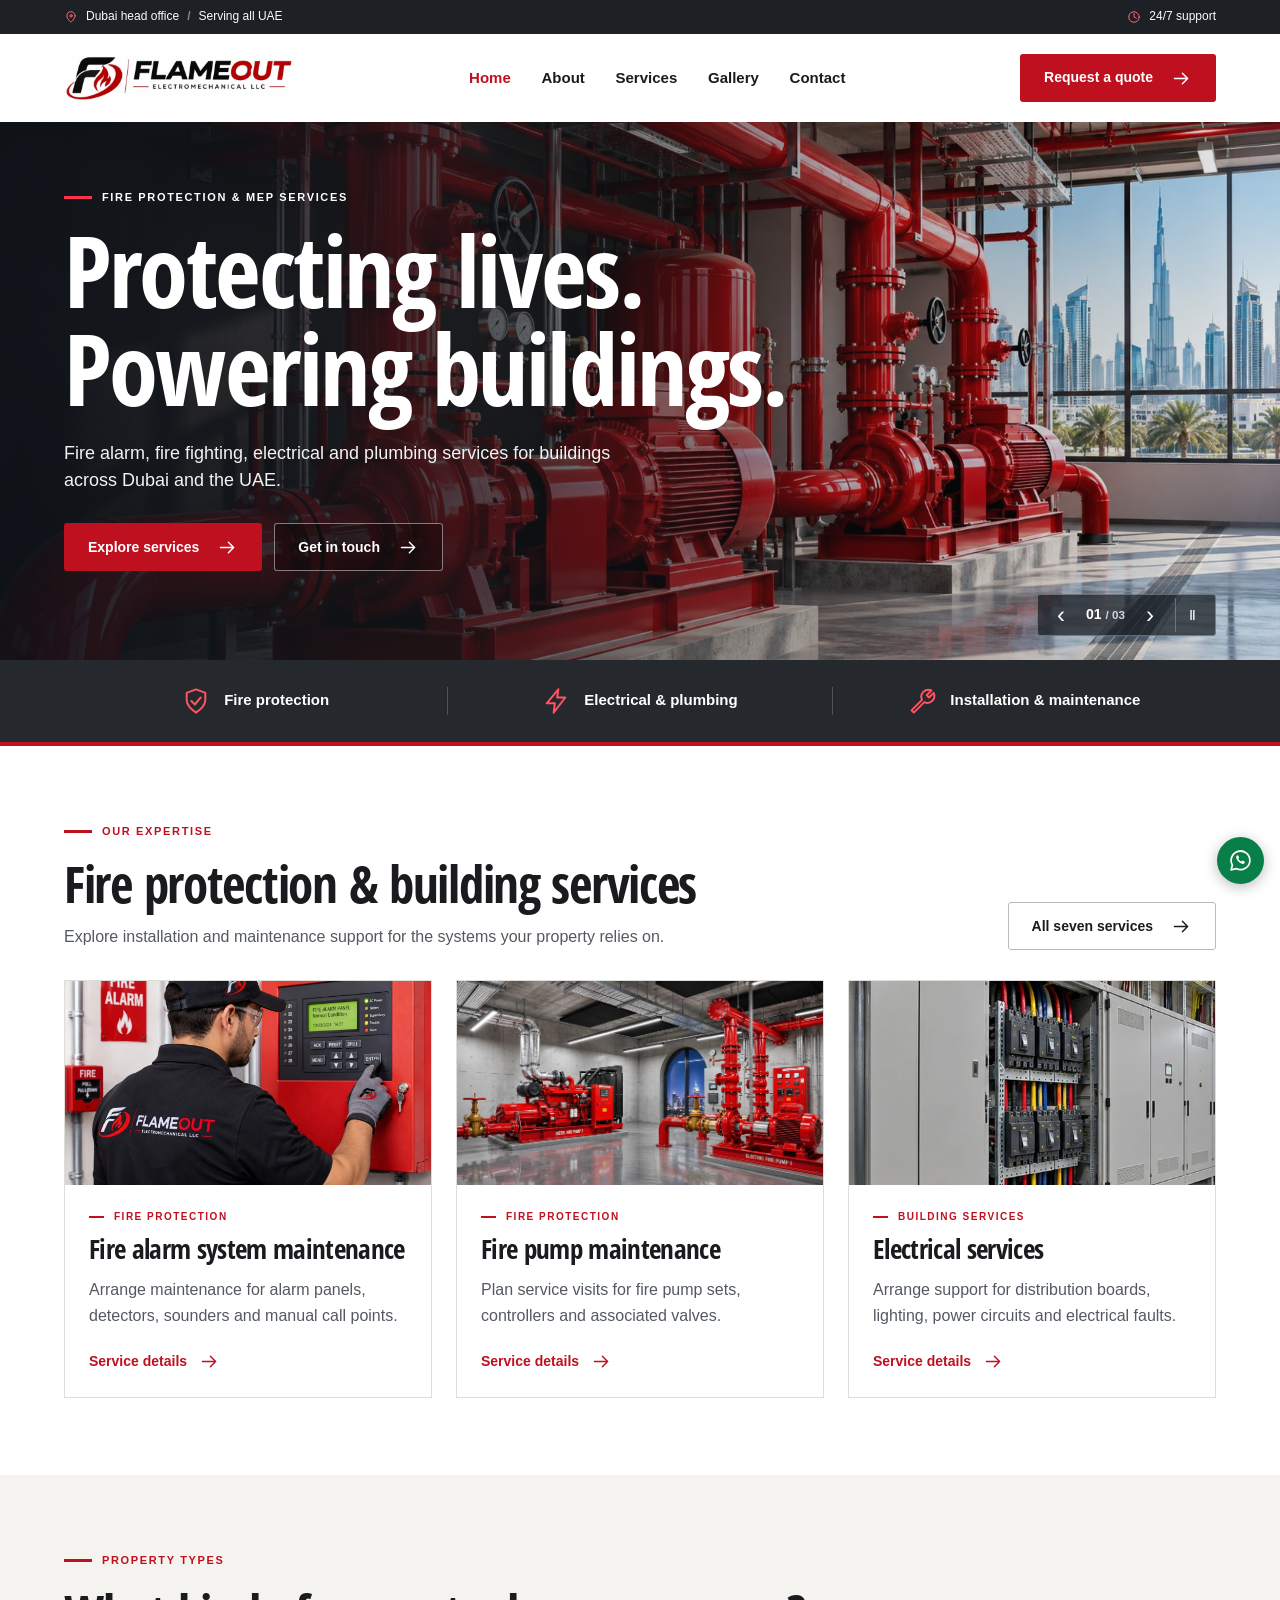
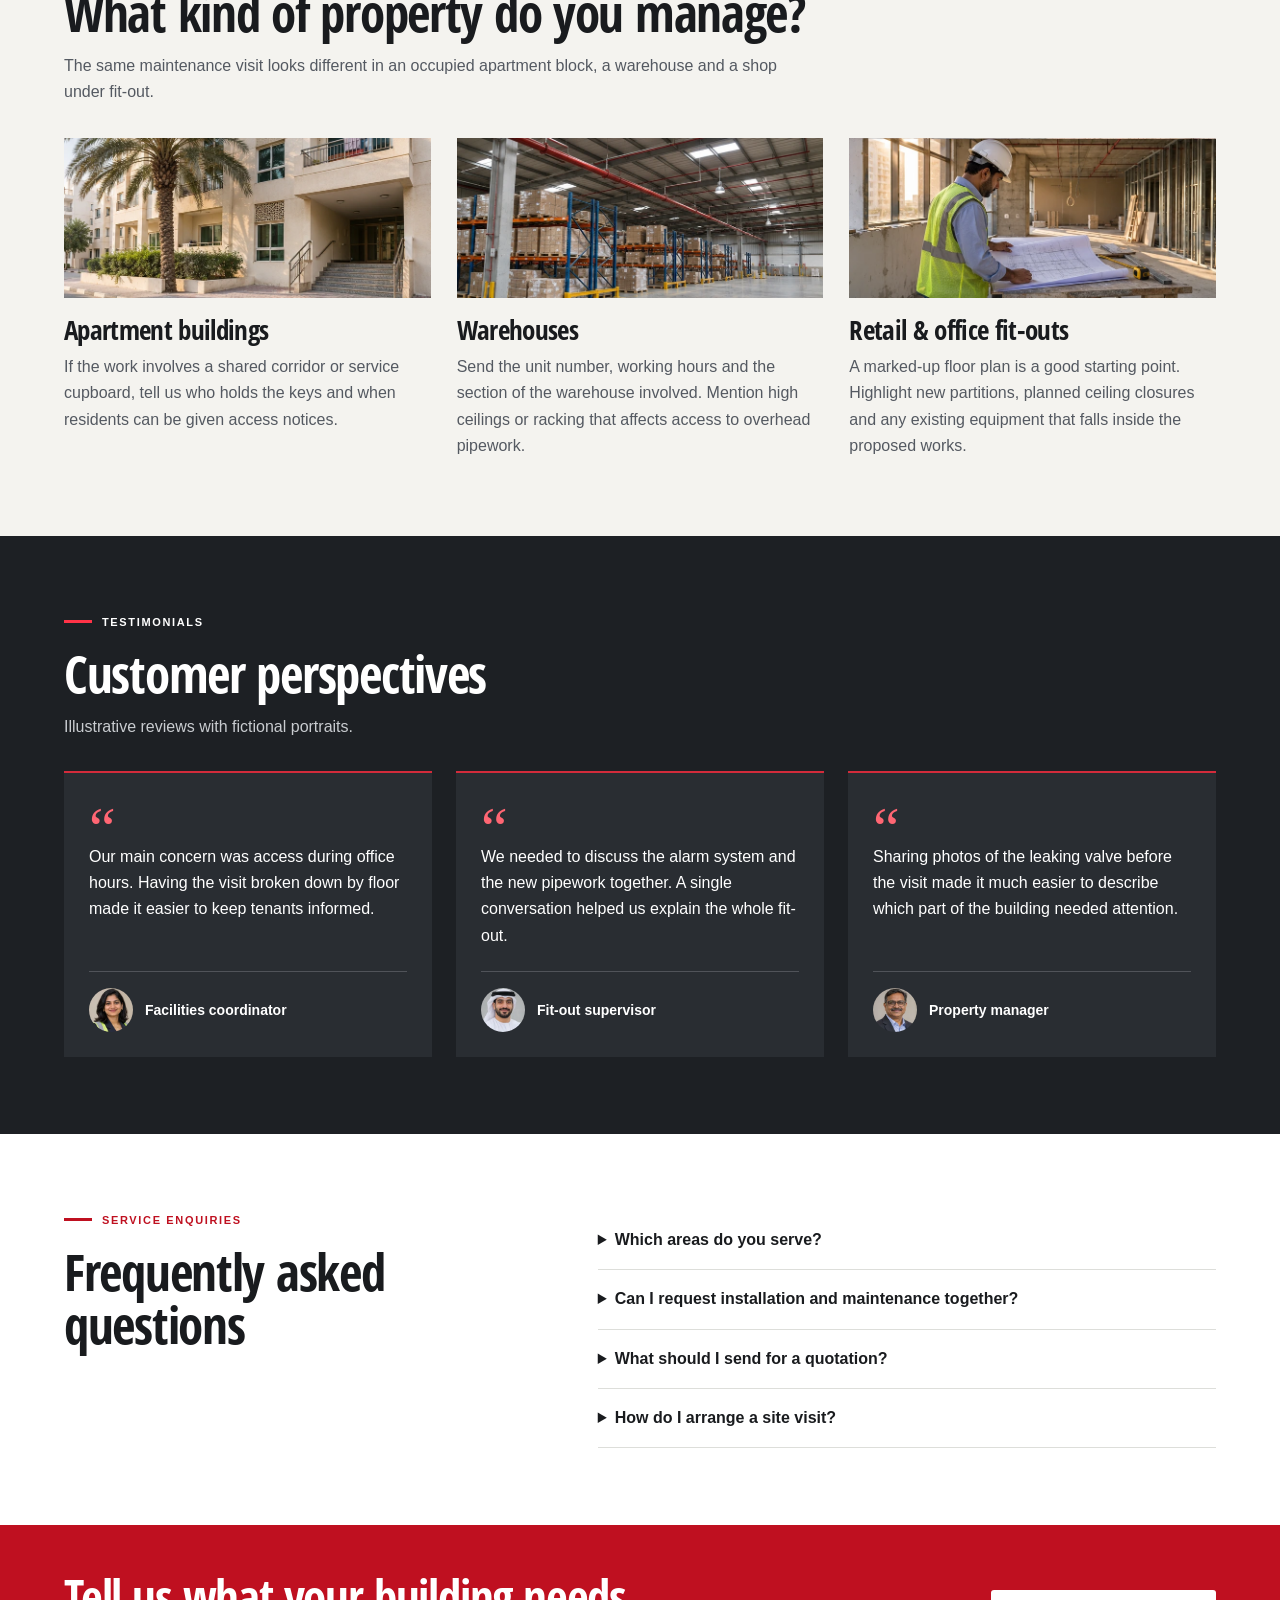
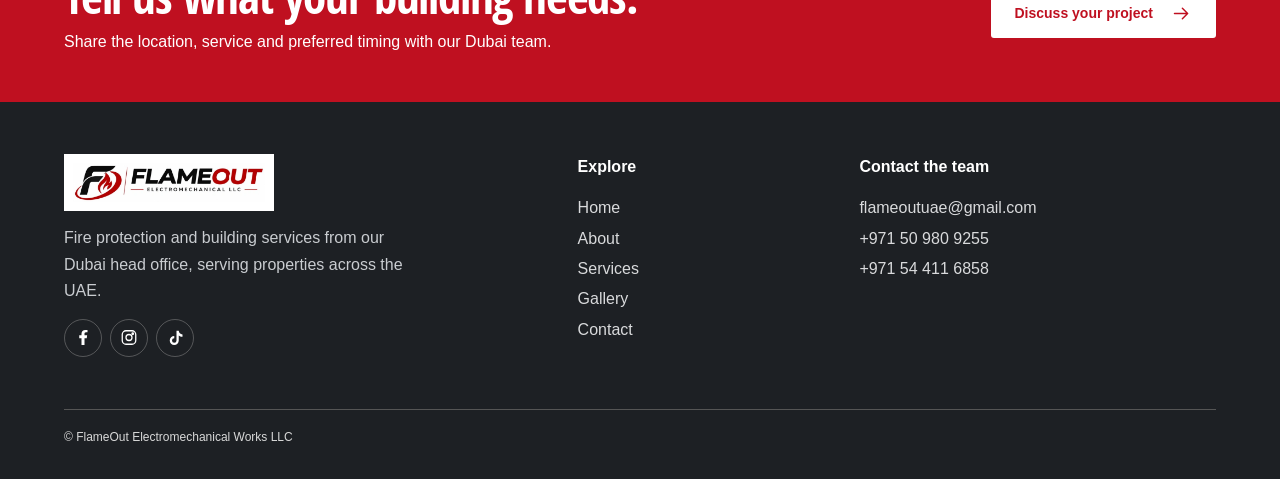
<file: index.html>
<!doctype html><html lang="en"><head><meta charset="utf-8"><meta name="viewport" content="width=device-width,initial-scale=1"><title>Fire Protection &amp; MEP Services in Dubai, UAE | FlameOut</title><meta name="description" content="FlameOut Electromechanical Works LLC offers fire alarm, fire pump, fire fighting, electrical and plumbing services from Dubai, serving properties across the UAE."><meta property="og:title" content="Fire Protection &amp; MEP Services in Dubai, UAE | FlameOut"><meta property="og:description" content="FlameOut Electromechanical Works LLC offers fire alarm, fire pump, fire fighting, electrical and plumbing services from Dubai, serving properties across the UAE."><meta property="og:type" content="website"><link rel="icon" href="assets/favicon.png"><link rel="stylesheet" href="css/style.css"><script type="application/ld+json">{"@context": "https://schema.org", "@type": "Organization", "name": "FlameOut Electromechanical Works LLC", "telephone": "+971509809255", "email": "flameoutuae@gmail.com", "areaServed": "United Arab Emirates"}</script><script defer src="js/site.js"></script></head><body><a class="skip" href="#main">Skip to content</a><div class="top"><div class="wrap"><span><svg aria-hidden="true" viewBox="0 0 24 24" fill="none" stroke="currentColor" stroke-width="1.7" stroke-linecap="round" stroke-linejoin="round"><path d="M19 10c0 5-7 11-7 11S5 15 5 10a7 7 0 1 1 14 0Z"/><circle cx="12" cy="10" r="2"/></svg> Dubai head office <b> / </b> Serving all UAE</span><span><svg aria-hidden="true" viewBox="0 0 24 24" fill="none" stroke="currentColor" stroke-width="1.7" stroke-linecap="round" stroke-linejoin="round"><circle cx="12" cy="12" r="9"/><path d="M12 6v6l4 2"/></svg> 24/7 support</span></div></div><header><div class="wrap bar"><a href="index.html" aria-label="FlameOut home"><img class="logo" src="assets/logo.webp" alt="FlameOut Electromechanical LLC" loading="lazy"></a><nav id="nav" aria-label="Main navigation"><a href="index.html" aria-current="page">Home</a><a href="about.html">About</a><a href="services.html">Services</a><a href="gallery.html">Gallery</a><a href="contact.html">Contact</a></nav><a class="btn headbtn" href="contact.html#enquiry">Request a quote<svg aria-hidden="true" viewBox="0 0 24 24" fill="none" stroke="currentColor" stroke-width="1.7" stroke-linecap="round" stroke-linejoin="round"><path d="M4 12h15m-6-6 6 6-6 6"/></svg></a><button class="toggle" aria-label="Toggle navigation" aria-expanded="false" aria-controls="nav"><svg aria-hidden="true" viewBox="0 0 24 24" fill="none" stroke="currentColor" stroke-width="1.7" stroke-linecap="round" stroke-linejoin="round"><path d="M3 6h18M3 12h18M3 18h18"/></svg></button></div></header><main id="main"><section class="hero" aria-label="Featured services" aria-roledescription="carousel"><article class="slide active" aria-hidden="false"><img class="bg" src="assets/hero.webp" alt="" fetchpriority="high"><div class="wrap hero-copy"><div class="tag">Fire protection & MEP services</div><h1>Protecting lives.<br>Powering buildings.</h1><p>Fire alarm, fire fighting, electrical and plumbing services for buildings across Dubai and the UAE.</p><div class="actions"><a class="btn " href="services.html">Explore services<svg aria-hidden="true" viewBox="0 0 24 24" fill="none" stroke="currentColor" stroke-width="1.7" stroke-linecap="round" stroke-linejoin="round"><path d="M4 12h15m-6-6 6 6-6 6"/></svg></a><a class="btn ghost" href="contact.html">Get in touch<svg aria-hidden="true" viewBox="0 0 24 24" fill="none" stroke="currentColor" stroke-width="1.7" stroke-linecap="round" stroke-linejoin="round"><path d="M4 12h15m-6-6 6 6-6 6"/></svg></a></div></div></article><article class="slide " aria-hidden="true"><img class="bg alarm-banner" src="assets/fire-detection-banner.webp" alt="Wall-mounted fire alarm control panel and alarm equipment" loading="lazy"><div class="wrap hero-copy"><div class="tag">Fire detection & alarms</div><h2>Early warning.<br>Lasting care.</h2><p>From alarm installation to maintenance visits, coordinate the care your building’s detection systems need.</p><div class="actions"><a class="btn " href="services.html">Explore services<svg aria-hidden="true" viewBox="0 0 24 24" fill="none" stroke="currentColor" stroke-width="1.7" stroke-linecap="round" stroke-linejoin="round"><path d="M4 12h15m-6-6 6 6-6 6"/></svg></a><a class="btn ghost" href="contact.html">Get in touch<svg aria-hidden="true" viewBox="0 0 24 24" fill="none" stroke="currentColor" stroke-width="1.7" stroke-linecap="round" stroke-linejoin="round"><path d="M4 12h15m-6-6 6 6-6 6"/></svg></a></div></div></article><article class="slide " aria-hidden="true"><img class="bg" src="assets/mep.webp" alt="" loading="lazy"><div class="wrap hero-copy"><div class="tag">Building services</div><h2>Behind every wall.<br>At every level.</h2><p>Discuss electrical and plumbing work with a team that considers the way your building operates.</p><div class="actions"><a class="btn " href="services.html">Explore services<svg aria-hidden="true" viewBox="0 0 24 24" fill="none" stroke="currentColor" stroke-width="1.7" stroke-linecap="round" stroke-linejoin="round"><path d="M4 12h15m-6-6 6 6-6 6"/></svg></a><a class="btn ghost" href="contact.html">Get in touch<svg aria-hidden="true" viewBox="0 0 24 24" fill="none" stroke="currentColor" stroke-width="1.7" stroke-linecap="round" stroke-linejoin="round"><path d="M4 12h15m-6-6 6 6-6 6"/></svg></a></div></div></article><div class="wrap controlwrap"><div class="controls"><button id="prev" aria-label="Previous slide">‹</button><span id="counter">01 <small>/ 03</small></span><button id="next" aria-label="Next slide">›</button><button id="pause" aria-label="Pause slideshow">Ⅱ</button></div></div></section><div class="band"><div class="wrap"><div><svg aria-hidden="true" viewBox="0 0 24 24" fill="none" stroke="currentColor" stroke-width="1.7" stroke-linecap="round" stroke-linejoin="round"><path d="m12 2 8 3v6c0 5-4 8-8 11-4-3-8-6-8-11V5Z"/><path d="m8 12 3 3 5-6"/></svg><span>Fire protection</span></div><div><svg aria-hidden="true" viewBox="0 0 24 24" fill="none" stroke="currentColor" stroke-width="1.7" stroke-linecap="round" stroke-linejoin="round"><path d="m14 2-10 12h7l-1 8 10-13h-7Z"/></svg><span>Electrical & plumbing</span></div><div><svg aria-hidden="true" viewBox="0 0 24 24" fill="none" stroke="currentColor" stroke-width="1.7" stroke-linecap="round" stroke-linejoin="round"><path d="m3 20 9-9a6 6 0 0 1 8-8l-4 4 2 2 4-4a6 6 0 0 1-8 8l-9 9Z"/></svg><span>Installation & maintenance</span></div></div></div><section class="section wrap"><div class="tag">Our expertise</div><div class="heading"><div><h2>Fire protection & building services</h2><p>Explore installation and maintenance support for the systems your property relies on.</p></div><a class="btn outline" href="services.html">All seven services<svg aria-hidden="true" viewBox="0 0 24 24" fill="none" stroke="currentColor" stroke-width="1.7" stroke-linecap="round" stroke-linejoin="round"><path d="M4 12h15m-6-6 6 6-6 6"/></svg></a></div><div class="cards"><article class="card" id="service-0"><img class="" src="assets/fire-alarm-system-maintenance.webp" alt="FlameOut technician checking a fire alarm control panel" loading="lazy"><div><div class="tag">Fire protection</div><h3>Fire alarm system maintenance</h3><p>Arrange maintenance for alarm panels, detectors, sounders and manual call points.</p><a class="line" href="services.html#service-0">Service details<svg aria-hidden="true" viewBox="0 0 24 24" fill="none" stroke="currentColor" stroke-width="1.7" stroke-linecap="round" stroke-linejoin="round"><path d="M4 12h15m-6-6 6 6-6 6"/></svg></a></div></article><article class="card" id="service-1"><img class="" src="assets/fire-pump-maintenance.webp" alt="Diesel and electric fire pumps with red pipework in a pump room" loading="lazy"><div><div class="tag">Fire protection</div><h3>Fire pump maintenance</h3><p>Plan service visits for fire pump sets, controllers and associated valves.</p><a class="line" href="services.html#service-1">Service details<svg aria-hidden="true" viewBox="0 0 24 24" fill="none" stroke="currentColor" stroke-width="1.7" stroke-linecap="round" stroke-linejoin="round"><path d="M4 12h15m-6-6 6 6-6 6"/></svg></a></div></article><article class="card" id="service-5"><img class="" src="assets/service-5.webp" alt="Electrical distribution cabinets" loading="lazy"><div><div class="tag">Building services</div><h3>Electrical services</h3><p>Arrange support for distribution boards, lighting, power circuits and electrical faults.</p><a class="line" href="services.html#service-5">Service details<svg aria-hidden="true" viewBox="0 0 24 24" fill="none" stroke="currentColor" stroke-width="1.7" stroke-linecap="round" stroke-linejoin="round"><path d="M4 12h15m-6-6 6 6-6 6"/></svg></a></div></article></div></section><section class="section field-notes"><div class="wrap"><div class="tag">Property types</div><h2>What kind of property do you manage?</h2><p class="intro">The same maintenance visit looks different in an occupied apartment block, a warehouse and a shop under fit-out.</p><div class="property-grid"><article><img src="assets/apartments.webp" alt="Shaded entrance to a residential building" loading="lazy" width="762" height="333"><h3>Apartment buildings</h3><p>If the work involves a shared corridor or service cupboard, tell us who holds the keys and when residents can be given access notices.</p></article><article><img src="assets/warehouse.webp" alt="Warehouse aisle with overhead sprinkler pipework" loading="lazy" width="762" height="333"><h3>Warehouses</h3><p>Send the unit number, working hours and the section of the warehouse involved. Mention high ceilings or racking that affects access to overhead pipework.</p></article><article><img src="assets/fitout.webp" alt="Site supervisor reviewing drawings in a space under fit-out" loading="lazy" width="762" height="333"><h3>Retail & office fit-outs</h3><p>A marked-up floor plan is a good starting point. Highlight new partitions, planned ceiling closures and any existing equipment that falls inside the proposed works.</p></article></div></div></section><section class="section dark"><div class="wrap"><div class="tag">Testimonials</div><h2>Customer perspectives</h2><p class="muted">Illustrative reviews with fictional portraits.</p><div class="quotes"><figure><span class="quotechar">“</span><blockquote>Our main concern was access during office hours. Having the visit broken down by floor made it easier to keep tenants informed.</blockquote><figcaption><img class="" src="assets/portrait-0.webp" alt="Illustrative portrait" loading="lazy"><strong>Facilities coordinator</strong></figcaption></figure><figure><span class="quotechar">“</span><blockquote>We needed to discuss the alarm system and the new pipework together. A single conversation helped us explain the whole fit-out.</blockquote><figcaption><img class="" src="assets/portrait-1.webp" alt="Illustrative portrait" loading="lazy"><strong>Fit-out supervisor</strong></figcaption></figure><figure><span class="quotechar">“</span><blockquote>Sharing photos of the leaking valve before the visit made it much easier to describe which part of the building needed attention.</blockquote><figcaption><img class="" src="assets/portrait-2.webp" alt="Illustrative portrait" loading="lazy"><strong>Property manager</strong></figcaption></figure></div></div></section><section class="section wrap faq"><div><div class="tag">Service enquiries</div><h2>Frequently asked questions</h2></div><div><details><summary>Which areas do you serve?</summary><p>Our head office is in Dubai and we accept enquiries from all seven emirates. Include the property location so we can discuss visit arrangements.</p></details><details><summary>Can I request installation and maintenance together?</summary><p>Yes. Tell us which equipment is already installed and which parts of the project involve new work.</p></details><details><summary>What should I send for a quotation?</summary><p>Send the service required, site location, building type and preferred timing. Available photos, drawings or previous service notes can help clarify the scope.</p></details><details><summary>How do I arrange a site visit?</summary><p>Use the enquiry form or WhatsApp our team on +971 50 980 9255. The team will discuss access and confirm the next available visit.</p></details></div></section><section class="cta"><div class="wrap"><div><h2>Tell us what your building needs.</h2><p>Share the location, service and preferred timing with our Dubai team.</p></div><a class="btn white" href="contact.html#enquiry">Discuss your project<svg aria-hidden="true" viewBox="0 0 24 24" fill="none" stroke="currentColor" stroke-width="1.7" stroke-linecap="round" stroke-linejoin="round"><path d="M4 12h15m-6-6 6 6-6 6"/></svg></a></div></section></main><footer><div class="wrap foot"><div><img class="logo" src="assets/logo.webp" alt="FlameOut Electromechanical Works LLC" loading="lazy"><p>Fire protection and building services from our Dubai head office, serving properties across the UAE.</p><div class="socials" aria-label="Social media"><span data-platform="fb" title="Facebook profile coming soon" aria-label="Facebook profile coming soon" role="img"><svg aria-hidden="true" viewBox="0 0 24 24" fill="none" stroke="currentColor" stroke-width="1.7" stroke-linecap="round" stroke-linejoin="round"><path d="M14 22v-9h3l.5-4H14V7c0-1 .4-2 2-2h2V2h-3c-3 0-5 2-5 5v2H7v4h3v9Z" fill="currentColor" stroke="none"/></svg></span><span data-platform="ig" title="Instagram profile coming soon" aria-label="Instagram profile coming soon" role="img"><svg aria-hidden="true" viewBox="0 0 24 24" fill="none" stroke="currentColor" stroke-width="1.7" stroke-linecap="round" stroke-linejoin="round"><rect x="3" y="3" width="18" height="18" rx="5"/><circle cx="12" cy="12" r="4"/><circle cx="17" cy="7" r="1"/></svg></span><span data-platform="tt" title="TikTok profile coming soon" aria-label="TikTok profile coming soon" role="img"><svg aria-hidden="true" viewBox="0 0 24 24" fill="none" stroke="currentColor" stroke-width="1.7" stroke-linecap="round" stroke-linejoin="round"><path d="M14 3h3c.3 3 2 4 5 5v3c-2 0-4-.8-5-1.8V16a6 6 0 1 1-6-6v3a3 3 0 1 0 3 3Z" fill="currentColor" stroke="none"/></svg></span></div></div><div><strong>Explore</strong><a href="index.html" aria-current="page">Home</a><a href="about.html">About</a><a href="services.html">Services</a><a href="gallery.html">Gallery</a><a href="contact.html">Contact</a></div><div><strong>Contact the team</strong><a href="mailto:flameoutuae@gmail.com">flameoutuae@gmail.com</a><a href="tel:+971509809255">+971 50 980 9255</a><a href="tel:+971544116858">+971 54 411 6858</a></div></div><div class="wrap legal">© FlameOut Electromechanical Works LLC</div></footer><div class="floating"><a class="call" href="tel:+971509809255" aria-label="Call FlameOut"><svg aria-hidden="true" viewBox="0 0 24 24" fill="none" stroke="currentColor" stroke-width="1.7" stroke-linecap="round" stroke-linejoin="round"><path d="m5 3 4 1 1 5-2 2c1.3 2.6 2.8 4.2 5.2 5.3l2.1-2.2 5 1.2.7 4c-1.3 4-8.2 1-12.4-3.2S1 5 5 3Z"/></svg></a><a class="whats" href="https://wa.me/971509809255" aria-label="WhatsApp FlameOut"><svg aria-hidden="true" viewBox="0 0 24 24" fill="none" stroke="currentColor" stroke-width="1.7" stroke-linecap="round" stroke-linejoin="round"><path d="M21 11.7a9 9 0 0 1-13.2 8L3 21l1.2-4.6A9 9 0 1 1 21 11.7Z"/><path d="M8.2 7.5c-2 2.8 4.8 9.8 7.6 7.2l.5-1.5-2.6-1.2-.8 1c-1.2-.5-2.3-1.6-3-2.8l.8-1-1.1-2.2Z" fill="currentColor" stroke="none"/></svg></a></div></body></html>
</file>
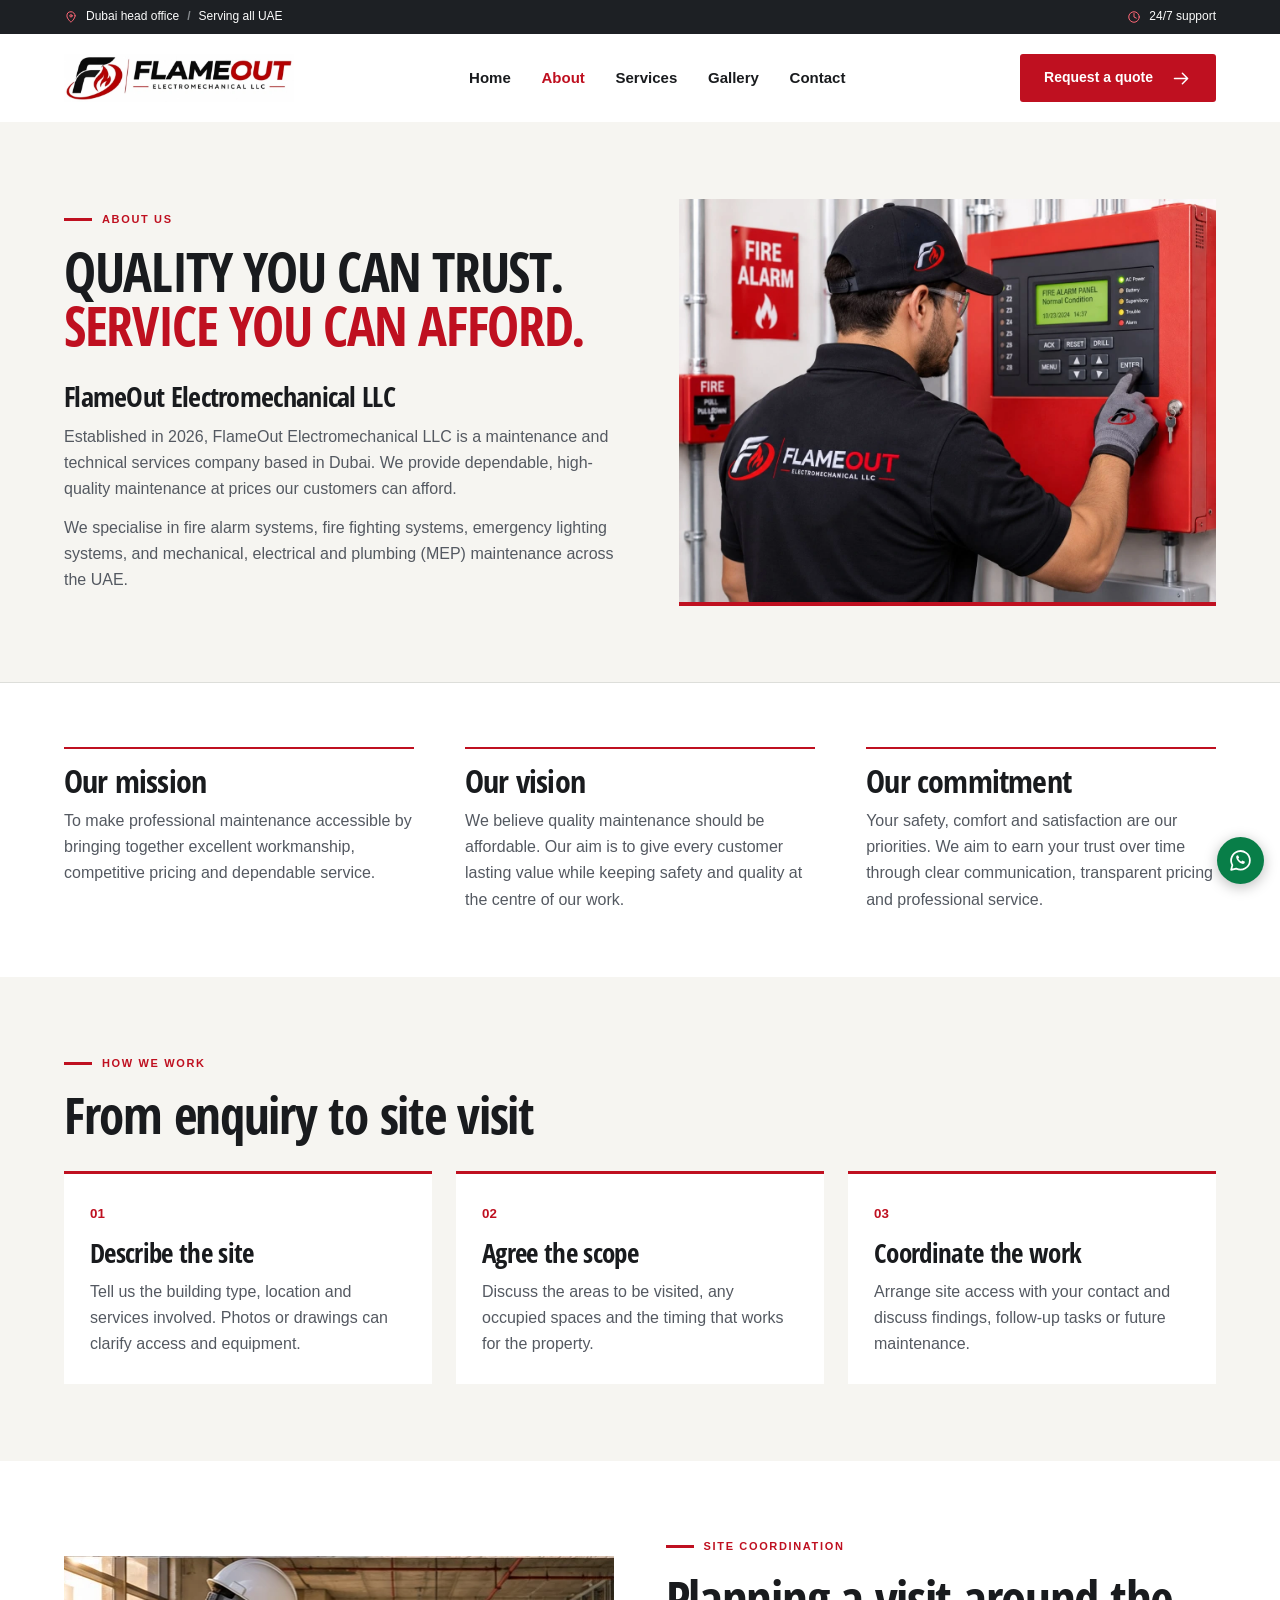
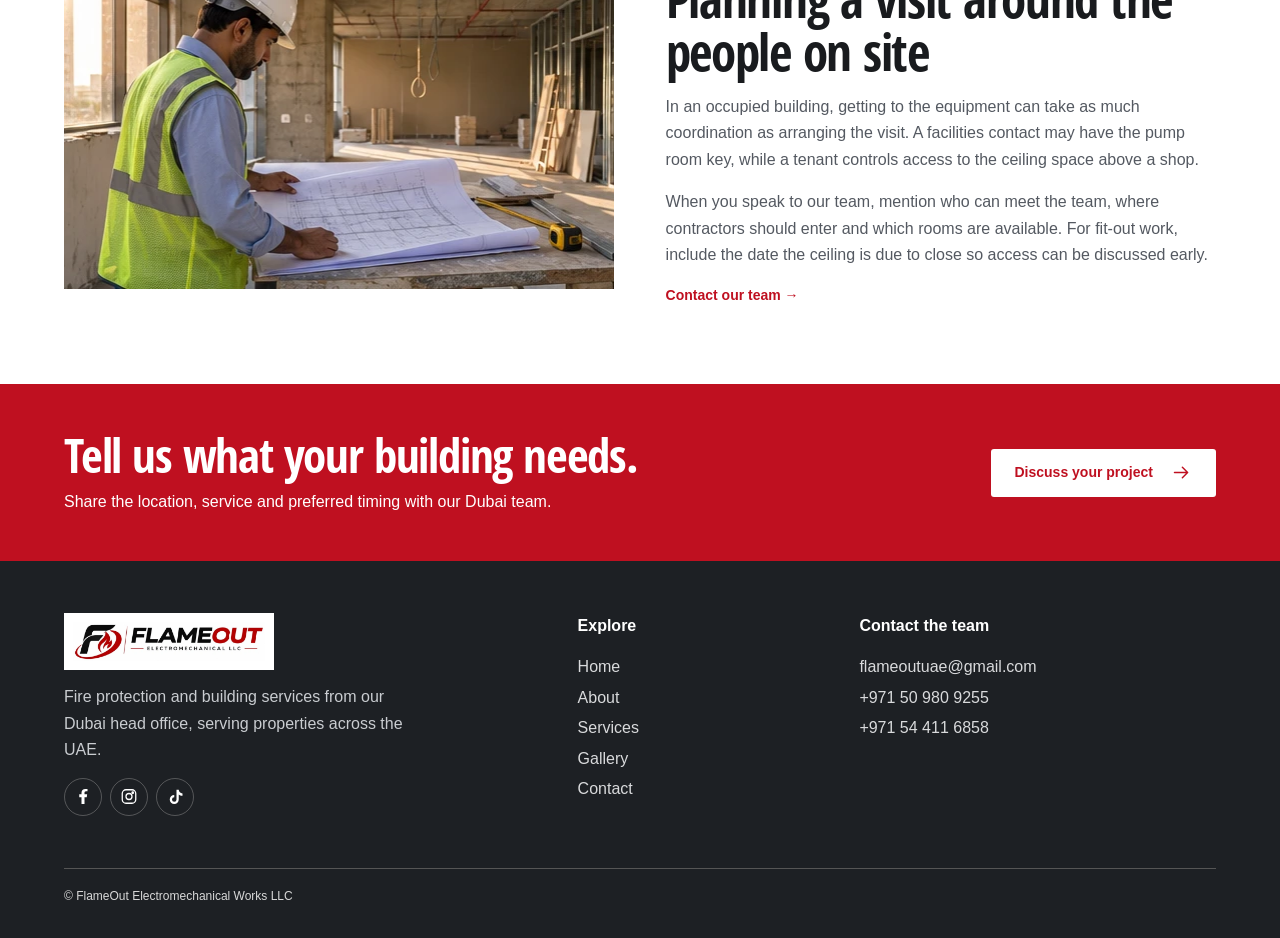
<file: about.html>
<!doctype html><html lang="en"><head><meta charset="utf-8"><meta name="viewport" content="width=device-width,initial-scale=1"><title>About Our Dubai Electromechanical Team | FlameOut</title><meta name="description" content="Established in 2026, FlameOut Electromechanical LLC provides fire alarm, fire fighting, emergency lighting and MEP maintenance services across the UAE."><meta property="og:title" content="About Our Dubai Electromechanical Team | FlameOut"><meta property="og:description" content="Established in 2026, FlameOut Electromechanical LLC provides fire alarm, fire fighting, emergency lighting and MEP maintenance services across the UAE."><meta property="og:type" content="website"><link rel="icon" href="assets/favicon.png"><link rel="stylesheet" href="css/style.css"><script type="application/ld+json">{"@context": "https://schema.org", "@type": "Organization", "name": "FlameOut Electromechanical Works LLC", "telephone": "+971509809255", "email": "flameoutuae@gmail.com", "areaServed": "United Arab Emirates"}</script><script defer src="js/site.js"></script></head><body><a class="skip" href="#main">Skip to content</a><div class="top"><div class="wrap"><span><svg aria-hidden="true" viewBox="0 0 24 24" fill="none" stroke="currentColor" stroke-width="1.7" stroke-linecap="round" stroke-linejoin="round"><path d="M19 10c0 5-7 11-7 11S5 15 5 10a7 7 0 1 1 14 0Z"/><circle cx="12" cy="10" r="2"/></svg> Dubai head office <b> / </b> Serving all UAE</span><span><svg aria-hidden="true" viewBox="0 0 24 24" fill="none" stroke="currentColor" stroke-width="1.7" stroke-linecap="round" stroke-linejoin="round"><circle cx="12" cy="12" r="9"/><path d="M12 6v6l4 2"/></svg> 24/7 support</span></div></div><header><div class="wrap bar"><a href="index.html" aria-label="FlameOut home"><img class="logo" src="assets/logo.webp" alt="FlameOut Electromechanical LLC" loading="lazy"></a><nav id="nav" aria-label="Main navigation"><a href="index.html">Home</a><a href="about.html" aria-current="page">About</a><a href="services.html">Services</a><a href="gallery.html">Gallery</a><a href="contact.html">Contact</a></nav><a class="btn headbtn" href="contact.html#enquiry">Request a quote<svg aria-hidden="true" viewBox="0 0 24 24" fill="none" stroke="currentColor" stroke-width="1.7" stroke-linecap="round" stroke-linejoin="round"><path d="M4 12h15m-6-6 6 6-6 6"/></svg></a><button class="toggle" aria-label="Toggle navigation" aria-expanded="false" aria-controls="nav"><svg aria-hidden="true" viewBox="0 0 24 24" fill="none" stroke="currentColor" stroke-width="1.7" stroke-linecap="round" stroke-linejoin="round"><path d="M3 6h18M3 12h18M3 18h18"/></svg></button></div></header><main id="main"><section class="about-profile"><div class="wrap profile-grid">
<div class="profile-copy"><div class="tag">About us</div>
<h1>QUALITY YOU CAN TRUST.<br><span>SERVICE YOU CAN AFFORD.</span></h1>
<h2>FlameOut Electromechanical LLC</h2>
<p>Established in 2026, FlameOut Electromechanical LLC is a maintenance and technical services company based in Dubai. We provide dependable, high-quality maintenance at prices our customers can afford.</p>
<p>We specialise in fire alarm systems, fire fighting systems, emergency lighting systems, and mechanical, electrical and plumbing (MEP) maintenance across the UAE.</p>
</div><img class="profile-photo" src="assets/fire-alarm-system-maintenance.webp" alt="FlameOut technician checking a fire alarm control panel" width="1280" height="960" fetchpriority="high"></div></section>
<section class="wrap about-values" aria-label="Our mission, vision and commitment"><article><h2>Our mission</h2><p>To make professional maintenance accessible by bringing together excellent workmanship, competitive pricing and dependable service.</p></article><article><h2>Our vision</h2><p>We believe quality maintenance should be affordable. Our aim is to give every customer lasting value while keeping safety and quality at the centre of our work.</p></article><article><h2>Our commitment</h2><p>Your safety, comfort and satisfaction are our priorities. We aim to earn your trust over time through clear communication, transparent pricing and professional service.</p></article></section><section class="section tint"><div class="wrap"><div class="tag">How we work</div><h2>From enquiry to site visit</h2><div class="steps"><article><small>01</small><h3>Describe the site</h3><p>Tell us the building type, location and services involved. Photos or drawings can clarify access and equipment.</p></article><article><small>02</small><h3>Agree the scope</h3><p>Discuss the areas to be visited, any occupied spaces and the timing that works for the property.</p></article><article><small>03</small><h3>Coordinate the work</h3><p>Arrange site access with your contact and discuss findings, follow-up tasks or future maintenance.</p></article></div></div></section><section class="section wrap story"><img src="assets/fitout.webp" alt="Site supervisor reviewing drawings in a space under fit-out" loading="lazy" width="762" height="333"><div><div class="tag">Site coordination</div><h2>Planning a visit around the people on site</h2><p>In an occupied building, getting to the equipment can take as much coordination as arranging the visit. A facilities contact may have the pump room key, while a tenant controls access to the ceiling space above a shop.</p><p>When you speak to our team, mention who can meet the team, where contractors should enter and which rooms are available. For fit-out work, include the date the ceiling is due to close so access can be discussed early.</p><a class="line" href="contact.html">Contact our team →</a></div></section><section class="cta"><div class="wrap"><div><h2>Tell us what your building needs.</h2><p>Share the location, service and preferred timing with our Dubai team.</p></div><a class="btn white" href="contact.html#enquiry">Discuss your project<svg aria-hidden="true" viewBox="0 0 24 24" fill="none" stroke="currentColor" stroke-width="1.7" stroke-linecap="round" stroke-linejoin="round"><path d="M4 12h15m-6-6 6 6-6 6"/></svg></a></div></section></main><footer><div class="wrap foot"><div><img class="logo" src="assets/logo.webp" alt="FlameOut Electromechanical Works LLC" loading="lazy"><p>Fire protection and building services from our Dubai head office, serving properties across the UAE.</p><div class="socials" aria-label="Social media"><span data-platform="fb" title="Facebook profile coming soon" aria-label="Facebook profile coming soon" role="img"><svg aria-hidden="true" viewBox="0 0 24 24" fill="none" stroke="currentColor" stroke-width="1.7" stroke-linecap="round" stroke-linejoin="round"><path d="M14 22v-9h3l.5-4H14V7c0-1 .4-2 2-2h2V2h-3c-3 0-5 2-5 5v2H7v4h3v9Z" fill="currentColor" stroke="none"/></svg></span><span data-platform="ig" title="Instagram profile coming soon" aria-label="Instagram profile coming soon" role="img"><svg aria-hidden="true" viewBox="0 0 24 24" fill="none" stroke="currentColor" stroke-width="1.7" stroke-linecap="round" stroke-linejoin="round"><rect x="3" y="3" width="18" height="18" rx="5"/><circle cx="12" cy="12" r="4"/><circle cx="17" cy="7" r="1"/></svg></span><span data-platform="tt" title="TikTok profile coming soon" aria-label="TikTok profile coming soon" role="img"><svg aria-hidden="true" viewBox="0 0 24 24" fill="none" stroke="currentColor" stroke-width="1.7" stroke-linecap="round" stroke-linejoin="round"><path d="M14 3h3c.3 3 2 4 5 5v3c-2 0-4-.8-5-1.8V16a6 6 0 1 1-6-6v3a3 3 0 1 0 3 3Z" fill="currentColor" stroke="none"/></svg></span></div></div><div><strong>Explore</strong><a href="index.html">Home</a><a href="about.html" aria-current="page">About</a><a href="services.html">Services</a><a href="gallery.html">Gallery</a><a href="contact.html">Contact</a></div><div><strong>Contact the team</strong><a href="mailto:flameoutuae@gmail.com">flameoutuae@gmail.com</a><a href="tel:+971509809255">+971 50 980 9255</a><a href="tel:+971544116858">+971 54 411 6858</a></div></div><div class="wrap legal">© FlameOut Electromechanical Works LLC</div></footer><div class="floating"><a class="call" href="tel:+971509809255" aria-label="Call FlameOut"><svg aria-hidden="true" viewBox="0 0 24 24" fill="none" stroke="currentColor" stroke-width="1.7" stroke-linecap="round" stroke-linejoin="round"><path d="m5 3 4 1 1 5-2 2c1.3 2.6 2.8 4.2 5.2 5.3l2.1-2.2 5 1.2.7 4c-1.3 4-8.2 1-12.4-3.2S1 5 5 3Z"/></svg></a><a class="whats" href="https://wa.me/971509809255" aria-label="WhatsApp FlameOut"><svg aria-hidden="true" viewBox="0 0 24 24" fill="none" stroke="currentColor" stroke-width="1.7" stroke-linecap="round" stroke-linejoin="round"><path d="M21 11.7a9 9 0 0 1-13.2 8L3 21l1.2-4.6A9 9 0 1 1 21 11.7Z"/><path d="M8.2 7.5c-2 2.8 4.8 9.8 7.6 7.2l.5-1.5-2.6-1.2-.8 1c-1.2-.5-2.3-1.6-3-2.8l.8-1-1.1-2.2Z" fill="currentColor" stroke="none"/></svg></a></div></body></html>
</file>
<file: css/style.css>
@font-face{font-family:Display;src:url(../assets/display.ttf) format("truetype");font-weight:700;font-display:swap}
:root{--red:#bf1020;--ink:#191b1e;--muted:#545961;--border:#dddeda;--paper:#f6f5f1;--wrap:1240px}
*{box-sizing:border-box}body{margin:0;color:var(--ink);font:16px/1.65 Arial,Helvetica,sans-serif}h1,h2,h3,p,figure,blockquote{margin:0}h1,h2,h3{font-family:Display,"Arial Narrow",Arial,sans-serif;line-height:1.04;letter-spacing:-.025em}h2{font-size:clamp(36px,4vw,62px)}h3{font-size:clamp(26px,2.1vw,34px)}p{color:var(--muted)}a{color:inherit;text-decoration:none}button,input,select,textarea{font:inherit}button,a{touch-action:manipulation}button{cursor:pointer}svg{width:21px;height:21px;flex:none}.wrap{width:min(100% - clamp(40px,10vw,160px),var(--wrap));margin-inline:auto}.skip{position:absolute;left:10px;top:-80px;background:white;padding:8px;z-index:10}.skip:focus{top:5px}:focus-visible{outline:3px solid #187abb;outline-offset:4px}.top{background:#1d2024;color:#fcfcfc;font-size:12px}.top .wrap,.top span,.bar,.bar nav,.btn,.actions,.controls,.tag,.band .wrap,.band .wrap>div,.line,.heading,.cta .wrap,.socials,.figcaption{display:flex;align-items:center}.top .wrap,.bar,.heading,.cta .wrap{justify-content:space-between}.top .wrap{min-height:34px}.top span{gap:8px}.top b{color:#85898d}.top svg{width:14px;height:14px;color:#ff6877}.bar{min-height:88px;gap:18px}.logo{display:block;width:clamp(178px,18vw,252px);height:auto}.bar nav{gap:clamp(14px,2.4vw,40px);align-self:stretch}.bar nav a{display:grid;align-items:center;position:relative;font-size:15px;font-weight:bold}.bar nav a[aria-current],.bar nav a:hover{color:var(--red)}.btn{display:inline-flex;justify-content:center;gap:18px;min-height:48px;padding:10px 23px;background:var(--red);color:white;border:1px solid transparent;border-radius:3px;font-size:14px;font-weight:700}.btn:hover{filter:brightness(.89)}.ghost{background:rgba(0,0,0,.28);border-color:#ffffff75}.outline{background:white;color:var(--ink);border-color:#bbb}.white{background:white;color:var(--red)}.toggle{display:none;background:white;border:1px solid var(--border);padding:8px}.hero{position:relative;background:#202328;color:white;isolation:isolate}.slide{display:none;position:relative;min-height:clamp(530px,42vw,680px);align-items:center}.slide.active{display:flex}.bg,.slide:after{position:absolute;inset:0;height:100%;width:100%;object-fit:cover;z-index:-2}.slide:after{content:"";z-index:-1;background:linear-gradient(90deg,#0e1218ed 0%,#13161ac7 34%,#11151a50 68%,#11151a14)}.hero-copy{padding-block:58px 80px}.tag{gap:10px;color:var(--red);text-transform:uppercase;letter-spacing:.15em;font-size:11px;font-weight:800;margin-bottom:16px}.tag:before{content:"";width:28px;height:3px;background:var(--red)}.hero .tag,.inner .tag,.dark .tag{color:white}.hero .tag:before,.inner .tag:before,.dark .tag:before{background:#ff3347}.hero h1,.hero h2{font-size:clamp(68px,7.7vw,118px);line-height:.99}.hero-copy p,.inner p{color:#f2f2f3;max-width:550px;font-size:18px;line-height:1.55;margin:22px 0 28px}.actions{gap:12px;flex-wrap:wrap}.controlwrap{position:absolute;bottom:24px;left:50%;transform:translateX(-50%);display:flex;justify-content:flex-end;pointer-events:none}.controls{gap:8px;color:white;background:#171b20b8;padding:3px 6px;border:1px solid #ffffff4a;border-radius:3px;pointer-events:auto}.controls button,.close{color:inherit;background:none;border:0;min-width:34px;height:34px;font-size:24px;line-height:1}.controls #pause{font-size:14px;border-left:1px solid #ffffff40}.controls span{font-size:14px;font-weight:700}.controls small{color:#d3d4d5}.band{background:#25282c;color:white;border-bottom:4px solid var(--red)}.band .wrap{min-height:82px;justify-content:space-between}.band .wrap>div{gap:14px;justify-content:center;flex:1;font-weight:700;font-size:15px}.band .wrap>div+div{border-left:1px solid #505257}.band svg{color:#ff5462;width:28px;height:28px}.section{padding-block:clamp(55px,6vw,96px)}.heading{gap:25px;align-items:flex-end;margin-bottom:30px}.heading p,.intro,.muted{margin-top:14px}.intro{margin-bottom:32px}.cards,.steps,.quotes,.gallery{display:grid;grid-template-columns:repeat(3,minmax(0,1fr));gap:24px}.card{border:1px solid var(--border);background:white;display:flex;flex-direction:column;scroll-margin:18px}.card>img{width:100%;aspect-ratio:1.8;object-fit:cover}.card>div{padding:24px;display:flex;flex:1;align-items:start;flex-direction:column}.card .tag{font-size:10px;margin-bottom:10px}.card .tag:before{width:15px;height:2px}.card p{margin:14px 0 20px}.line{color:var(--red);font-weight:bold;font-size:14px;gap:12px;margin-top:auto}.dark,footer{background:#1d2024;color:white}.dark p,footer p{color:#c9ccd0}.quotes,.steps{margin-top:30px}.quotes figure{padding:25px;background:#292d32;border-top:2px solid #d32b3b;display:flex;flex-direction:column}.quotechar{font:60px/1 Georgia;color:#ff6673;height:46px}blockquote{margin-bottom:22px}.quotes figcaption{display:flex;align-items:center;gap:12px;border-top:1px solid #505359;padding-top:16px;margin-top:auto;font-size:14px}.quotes img{width:44px;border-radius:100%}.faq,.split,.contact{display:grid;grid-template-columns:.85fr 1.15fr;gap:clamp(28px,6vw,85px)}details{border-bottom:1px solid var(--border);padding:16px 0}summary{font-weight:bold;cursor:pointer}details p{padding-top:12px}.cta{background:var(--red);color:white;padding:46px 0}.cta h2{font-size:clamp(32px,3.7vw,52px)}.cta p{color:#fff;margin-top:9px}.cta .wrap{gap:20px}.foot{display:grid;grid-template-columns:1.3fr .65fr 1fr;gap:50px;padding-block:52px}.foot .logo{background:white;padding:9px;width:210px}.foot p{max-width:350px;margin:14px 0}.foot>div>a{display:block;color:#d9dadc;margin:4px 0;width:fit-content}.foot a:hover{text-decoration:underline}.foot strong{display:block;margin-bottom:15px}.socials{gap:8px}.socials>*{display:grid;place-items:center;width:38px;height:38px;border:1px solid #8888;border-radius:50%}.socials svg{width:18px}.legal{border-top:1px solid #555;padding:18px 0 32px;font-size:12px;color:#d8d8d8}.floating{position:fixed;right:16px;bottom:16px;display:grid;gap:8px;z-index:4}.floating a{width:47px;height:47px;color:white;border-radius:50%;place-items:center;box-shadow:0 3px 14px #0004;display:grid}.floating svg{width:25px;height:25px}.floating .whats{background:#087e48}.floating .call{display:none;background:var(--red)}.inner{padding:clamp(62px,8vw,125px) 0;color:white;background:linear-gradient(90deg,#14181def,#171b20a8 65%,#1114),var(--photo) center 48%/cover}.inner h1{font-size:clamp(52px,6vw,88px);max-width:900px}.inner p{margin-bottom:0}.split{align-items:center}.split img{width:100%;aspect-ratio:1.2;object-fit:cover}.split p,.contact p{margin:16px 0}.tint,form{background:var(--paper)}.steps article{background:white;border-top:3px solid var(--red);padding:26px}.steps small{color:var(--red);font-weight:bold}.steps h3{margin:12px 0}.gallery{grid-template-columns:repeat(2,minmax(0,1fr))}.tile{background:#222;color:white;text-align:left;border:0;padding:0;overflow:hidden}.tile img{width:100%;aspect-ratio:1.85;object-fit:cover;display:block}.tile span{display:flex;justify-content:space-between;gap:10px;padding:14px 18px;font-weight:700}.tile b{color:#ff7280}dialog{width:min(90vw,1000px);background:#181a1d;color:white;border:0;padding:14px}dialog::backdrop{background:#000c}dialog img{width:100%;max-height:70vh;object-fit:contain;display:block}dialog p{color:white;padding:10px}.close{display:block;margin-left:auto;font-size:16px}.contact dl{margin:24px 0}.contact dt{font-size:13px;color:var(--muted);margin-top:20px}.contact dd{margin:0;font-size:20px;font-weight:bold;overflow-wrap:anywhere}.contact dd a:hover{color:var(--red)}form{padding:clamp(20px,3vw,44px);border-top:4px solid var(--red)}form h2{font-size:40px}label{display:block;font-weight:bold;font-size:14px;margin:14px 0}input,select,textarea{width:100%;display:block;border:1px solid #aaa;background:white;color:#222;padding:10px;font-size:16px;border-radius:2px;margin-top:4px}textarea{resize:vertical}
@media(max-width:1024px),(pointer:coarse) and (max-width:1400px){.floating .call{display:grid}}
@media(max-width:920px){.bar{min-height:72px}.toggle{display:grid}.bar .headbtn{margin-left:auto}.bar nav{display:none;position:absolute;top:100%;left:0;right:0;background:white;padding:10px 5% 20px;z-index:5;box-shadow:0 12px 18px #0002}.bar nav.open{display:grid;gap:0}.bar nav a{padding:10px}header{position:relative;z-index:5}.cards{grid-template-columns:repeat(2,minmax(0,1fr))}.band .wrap>div{font-size:13px}.foot{gap:26px}.heading .btn{flex:none}}
@media(max-width:650px){.wrap{width:calc(100% - 36px)}.bar{min-height:65px}.bar .logo{width:158px}.bar{gap:9px}.bar .headbtn{font-size:12px;padding:8px 12px;min-height:38px}.headbtn svg{display:none}.top{font-size:10px}.top span{gap:4px}.slide{min-height:510px}.hero-copy{padding:48px 0 80px}.hero h1,.hero h2{font-size:clamp(50px,11vw,72px)}.hero-copy p,.inner p{font-size:16px}.slide:after{background:linear-gradient(90deg,#101318e6,#14171b9c)}.hero .bg{object-position:63% center}.controlwrap{justify-content:flex-start;bottom:18px}.btn{padding:10px 15px;gap:9px}.band .wrap{min-height:80px;width:100%}.band .wrap>div{flex-direction:column;gap:5px;padding:4px 7px;text-align:center;font-size:11px;line-height:1.25}.band svg{width:21px;height:21px}.cards,.quotes,.steps,.gallery,.faq,.split,.contact,.foot{grid-template-columns:1fr}.heading,.cta .wrap{align-items:flex-start;flex-direction:column}.foot{padding-bottom:24px}.legal{padding-bottom:75px}.floating{right:10px;bottom:10px}.floating a{width:43px;height:43px}.card>div{padding:21px}.quotes,.cards,.gallery{gap:18px}.inner h1{font-size:47px}.cta .btn{margin-right:40px}}

.field-notes{background:#f4f3ef}.field-notes .intro{max-width:720px}.property-grid{display:grid;grid-template-columns:repeat(3,minmax(0,1fr));gap:26px}.property-grid img,.story img{width:100%;height:auto;display:block}.property-grid h3{margin:18px 0 10px}.story{display:grid;grid-template-columns:1fr 1fr;gap:clamp(22px,4vw,65px);align-items:center}.story img{aspect-ratio:1.65;object-fit:cover}.story p{margin:16px 0}.gallery .tile small{display:block;padding:0 18px 18px;color:#d8dadd;font-size:14px;line-height:1.55}.gallery .tile{display:flex;flex-direction:column}.gallery .tile span{width:100%}@media(max-width:720px){.property-grid,.story{grid-template-columns:1fr}.property-grid{gap:32px}}

.about-profile{background:var(--paper);border-bottom:1px solid var(--border)}
.profile-grid{display:grid;grid-template-columns:1.05fr 1fr;gap:clamp(28px,4vw,64px);padding-block:clamp(42px,6vw,84px);align-items:center}
.profile-copy h1{font-size:clamp(38px,4.2vw,68px);line-height:1.02}
.profile-copy h1 span{color:var(--red)}
.profile-copy h2{font-size:clamp(24px,2.2vw,34px);margin-top:28px}
.profile-copy p{margin-top:12px;max-width:62ch}
.profile-photo{width:100%;height:auto;display:block;border-bottom:4px solid var(--red)}
.about-values{display:grid;grid-template-columns:repeat(3,minmax(0,1fr));gap:clamp(24px,4vw,64px);padding-block:clamp(40px,5vw,72px)}
.about-values article{border-top:2px solid var(--red);padding-top:15px}
.about-values h2{font-size:32px;margin-bottom:10px}
@media(max-width:800px){.profile-grid,.about-values{grid-template-columns:1fr}.profile-photo{max-height:520px;object-fit:contain;border:0}.about-values{gap:24px}}

.hero .alarm-banner{object-position:70% 43%}@media(max-width:650px){.hero .alarm-banner{object-position:80% center}}
</file>
